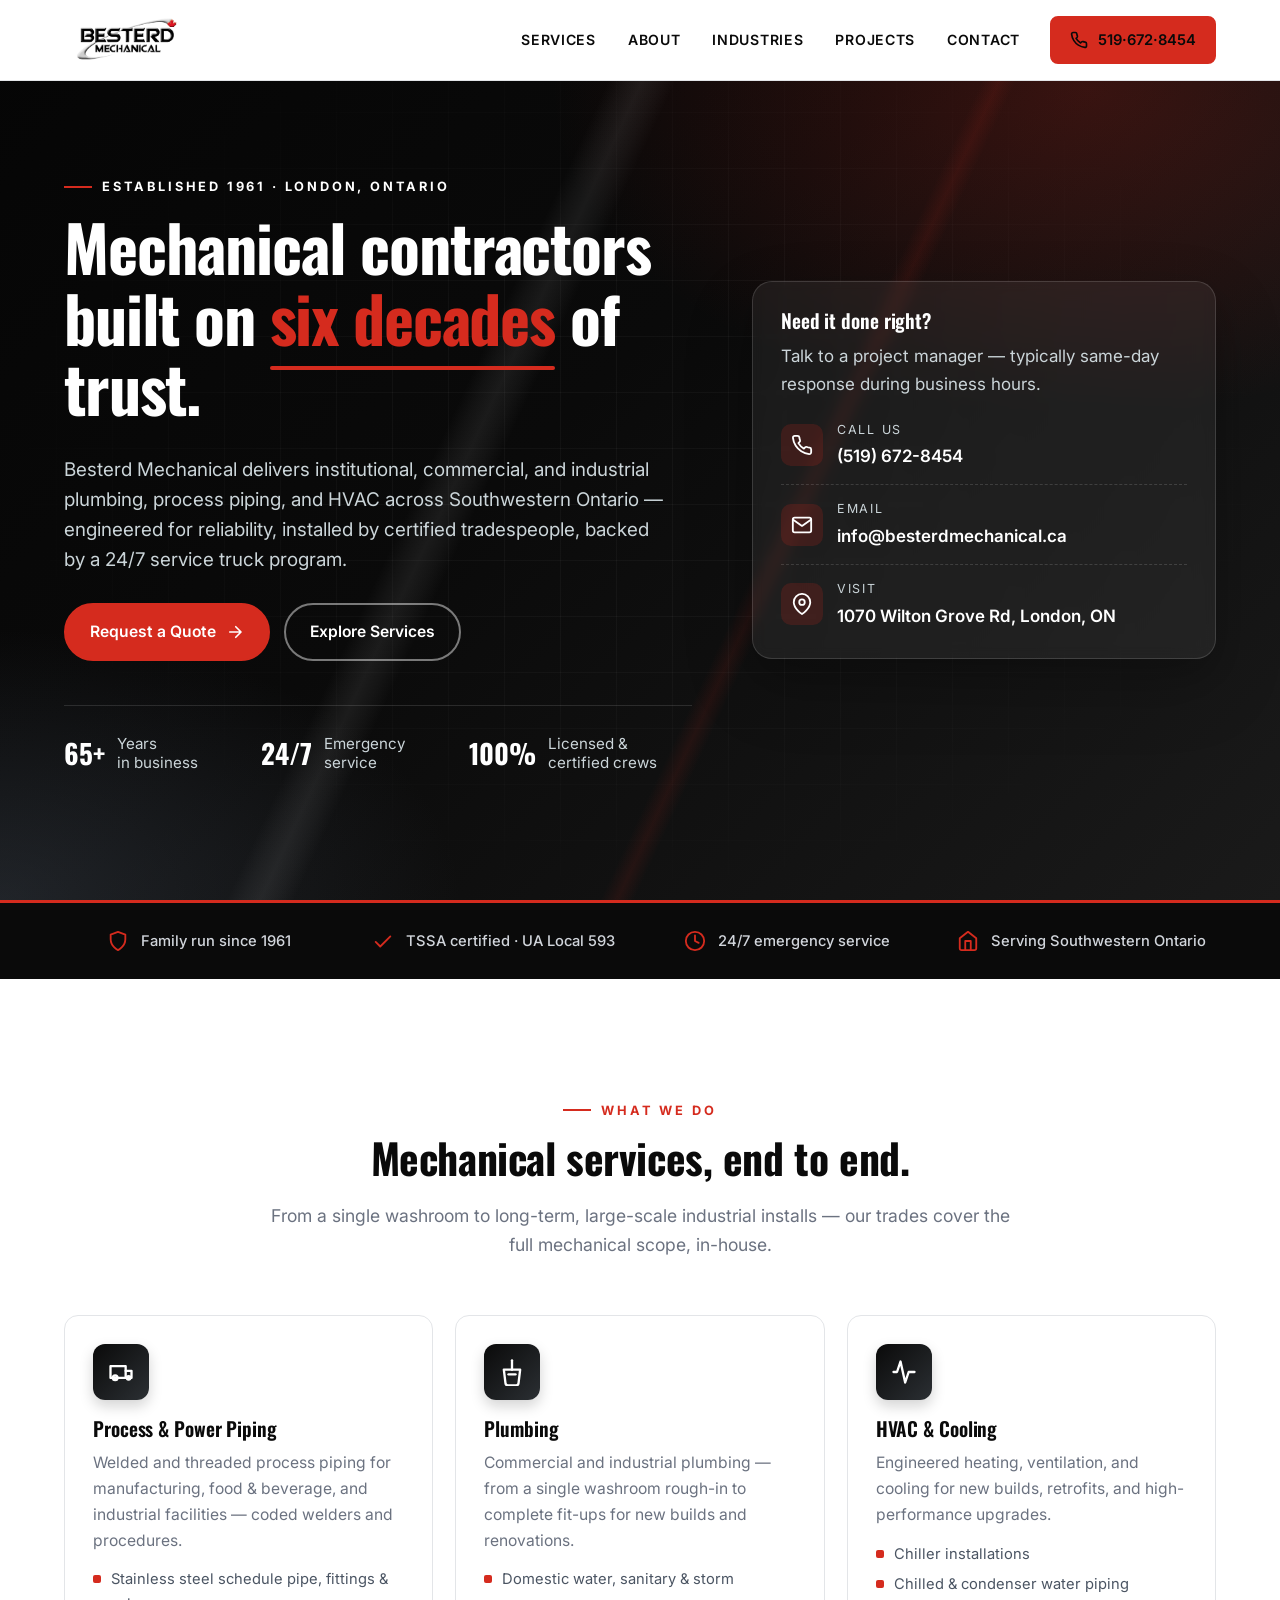
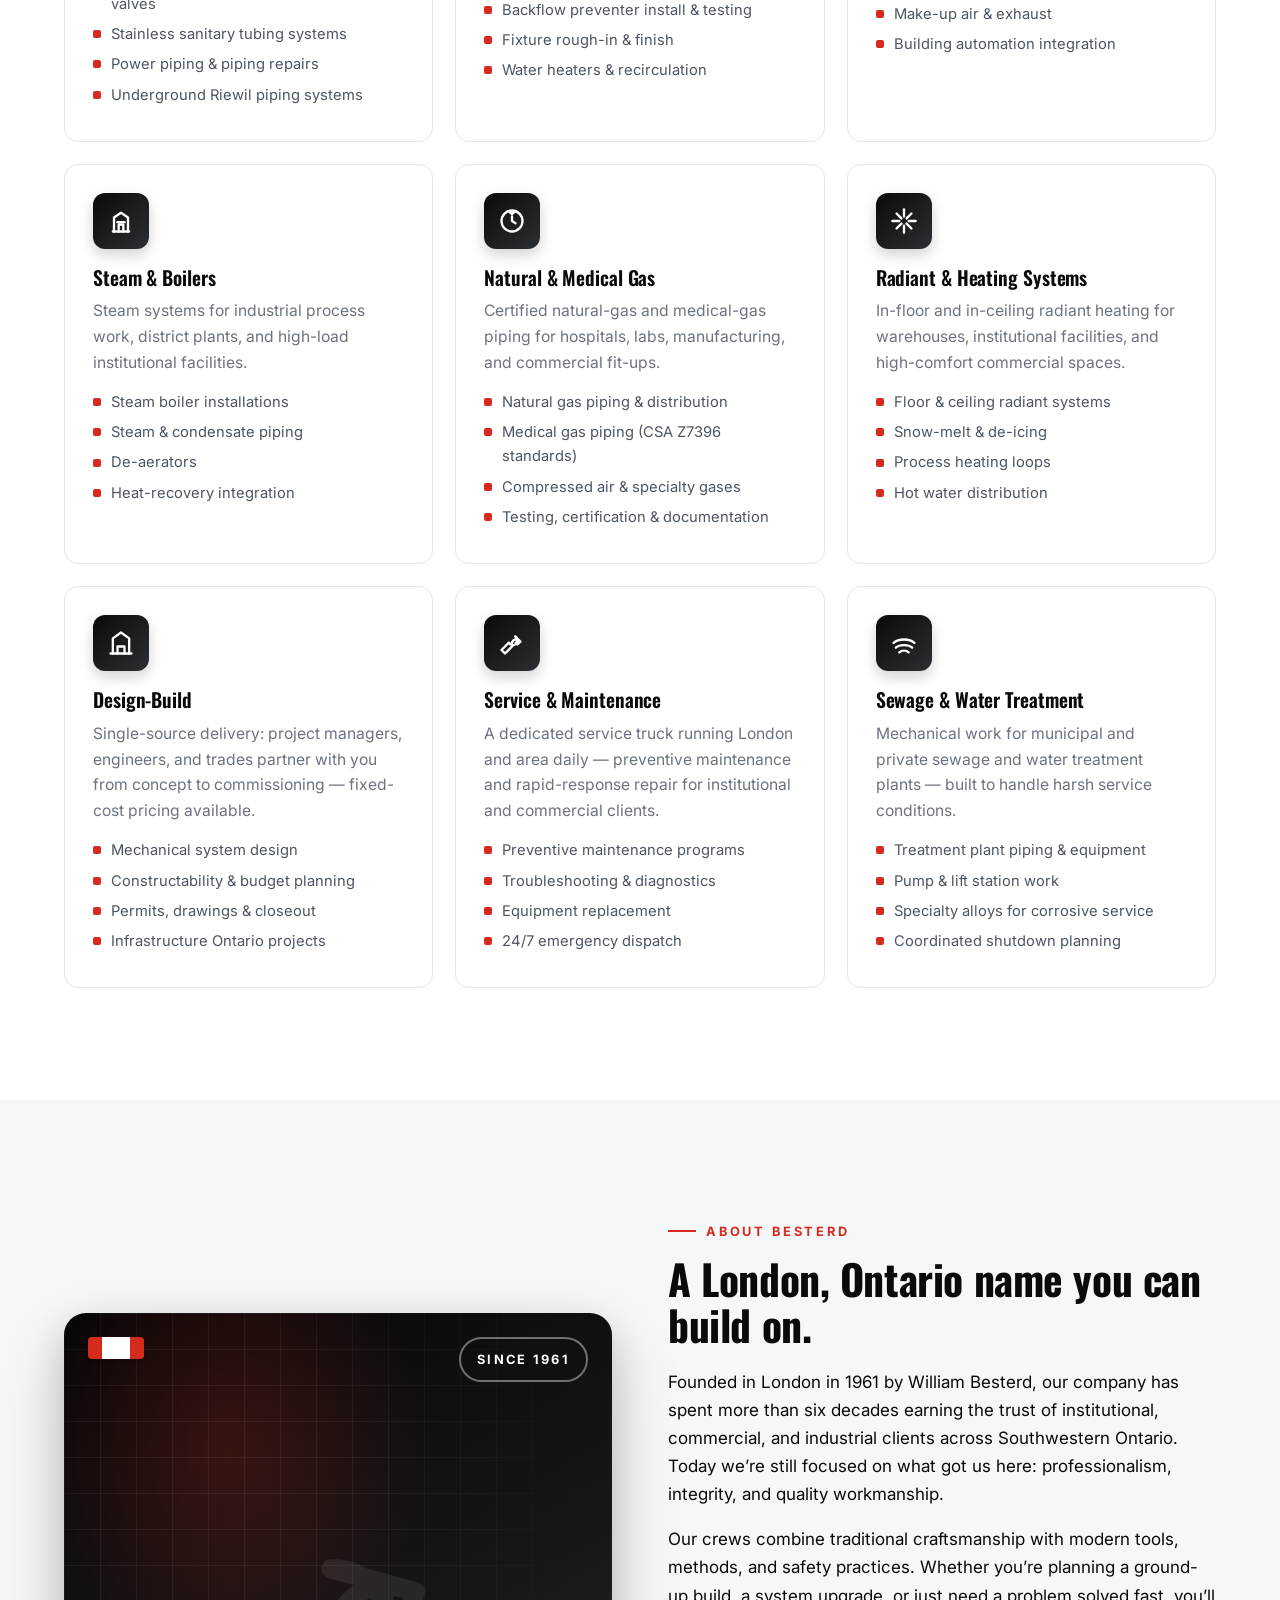
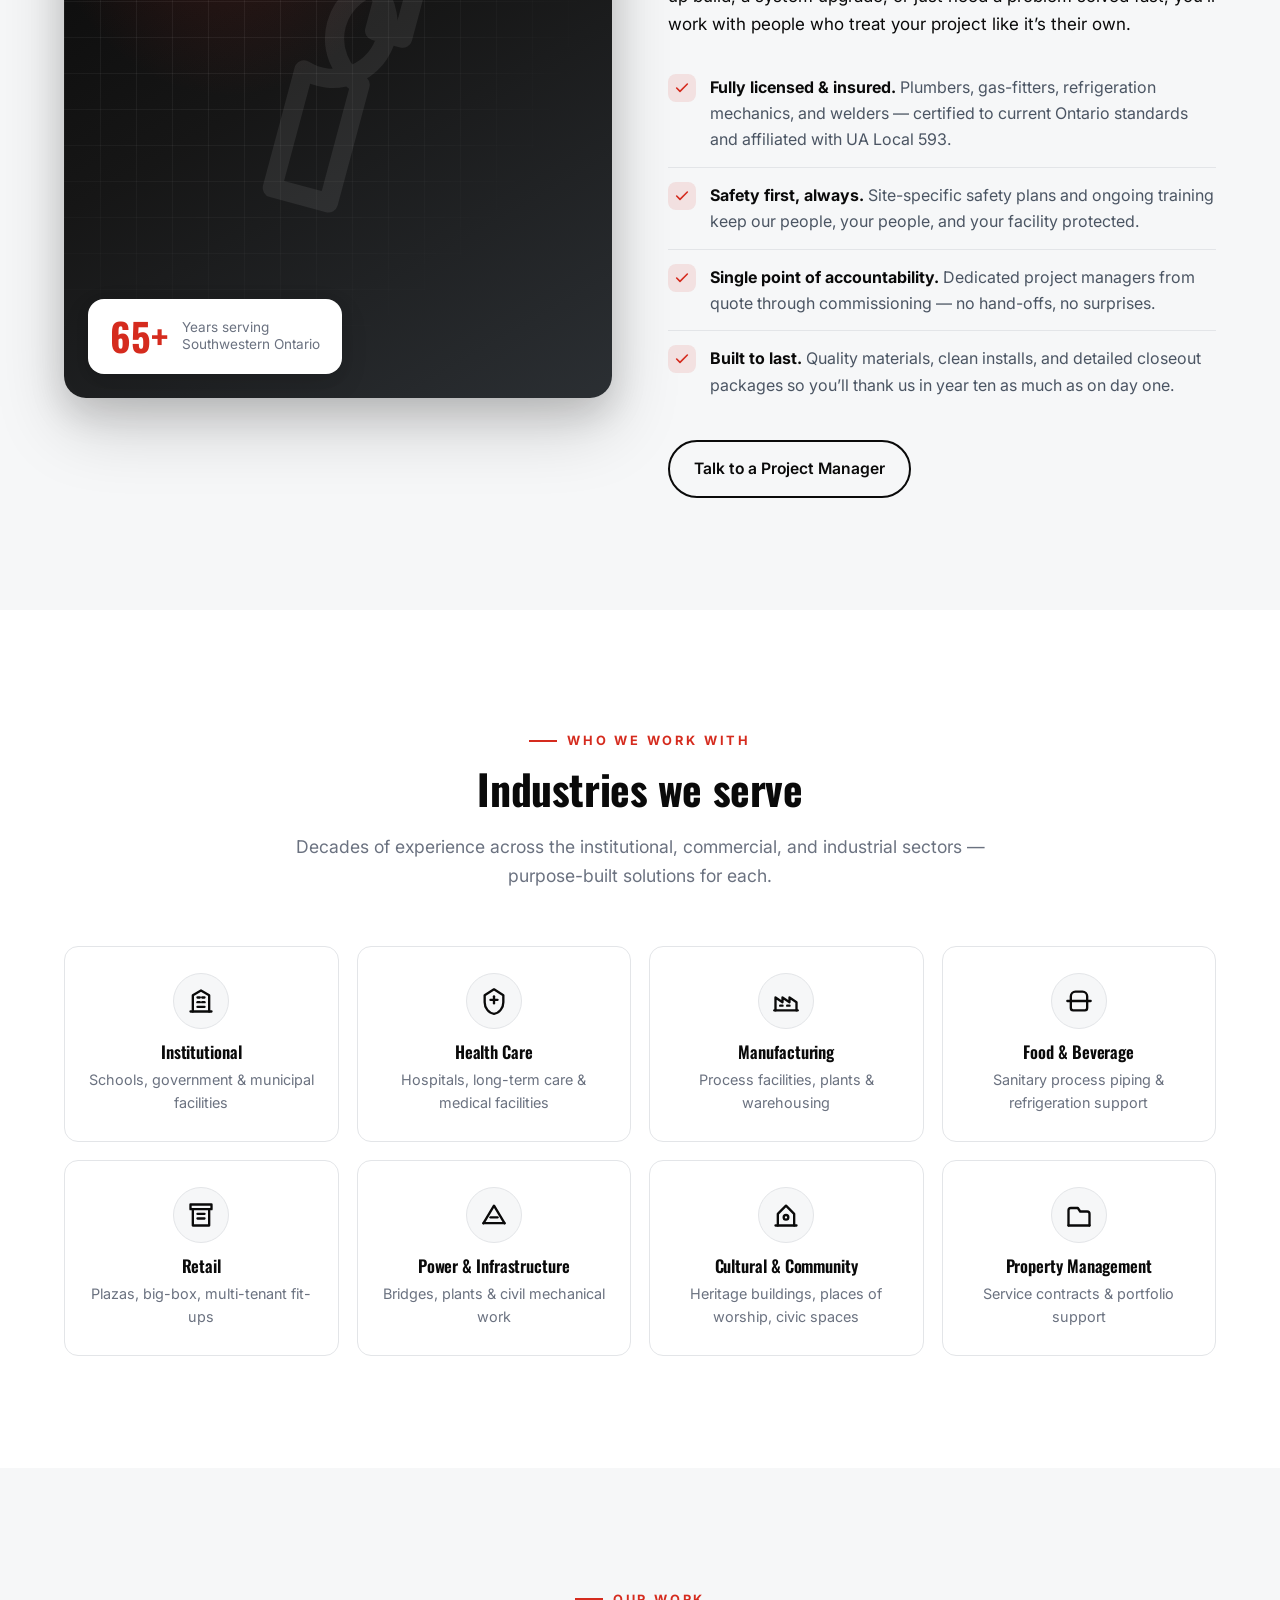
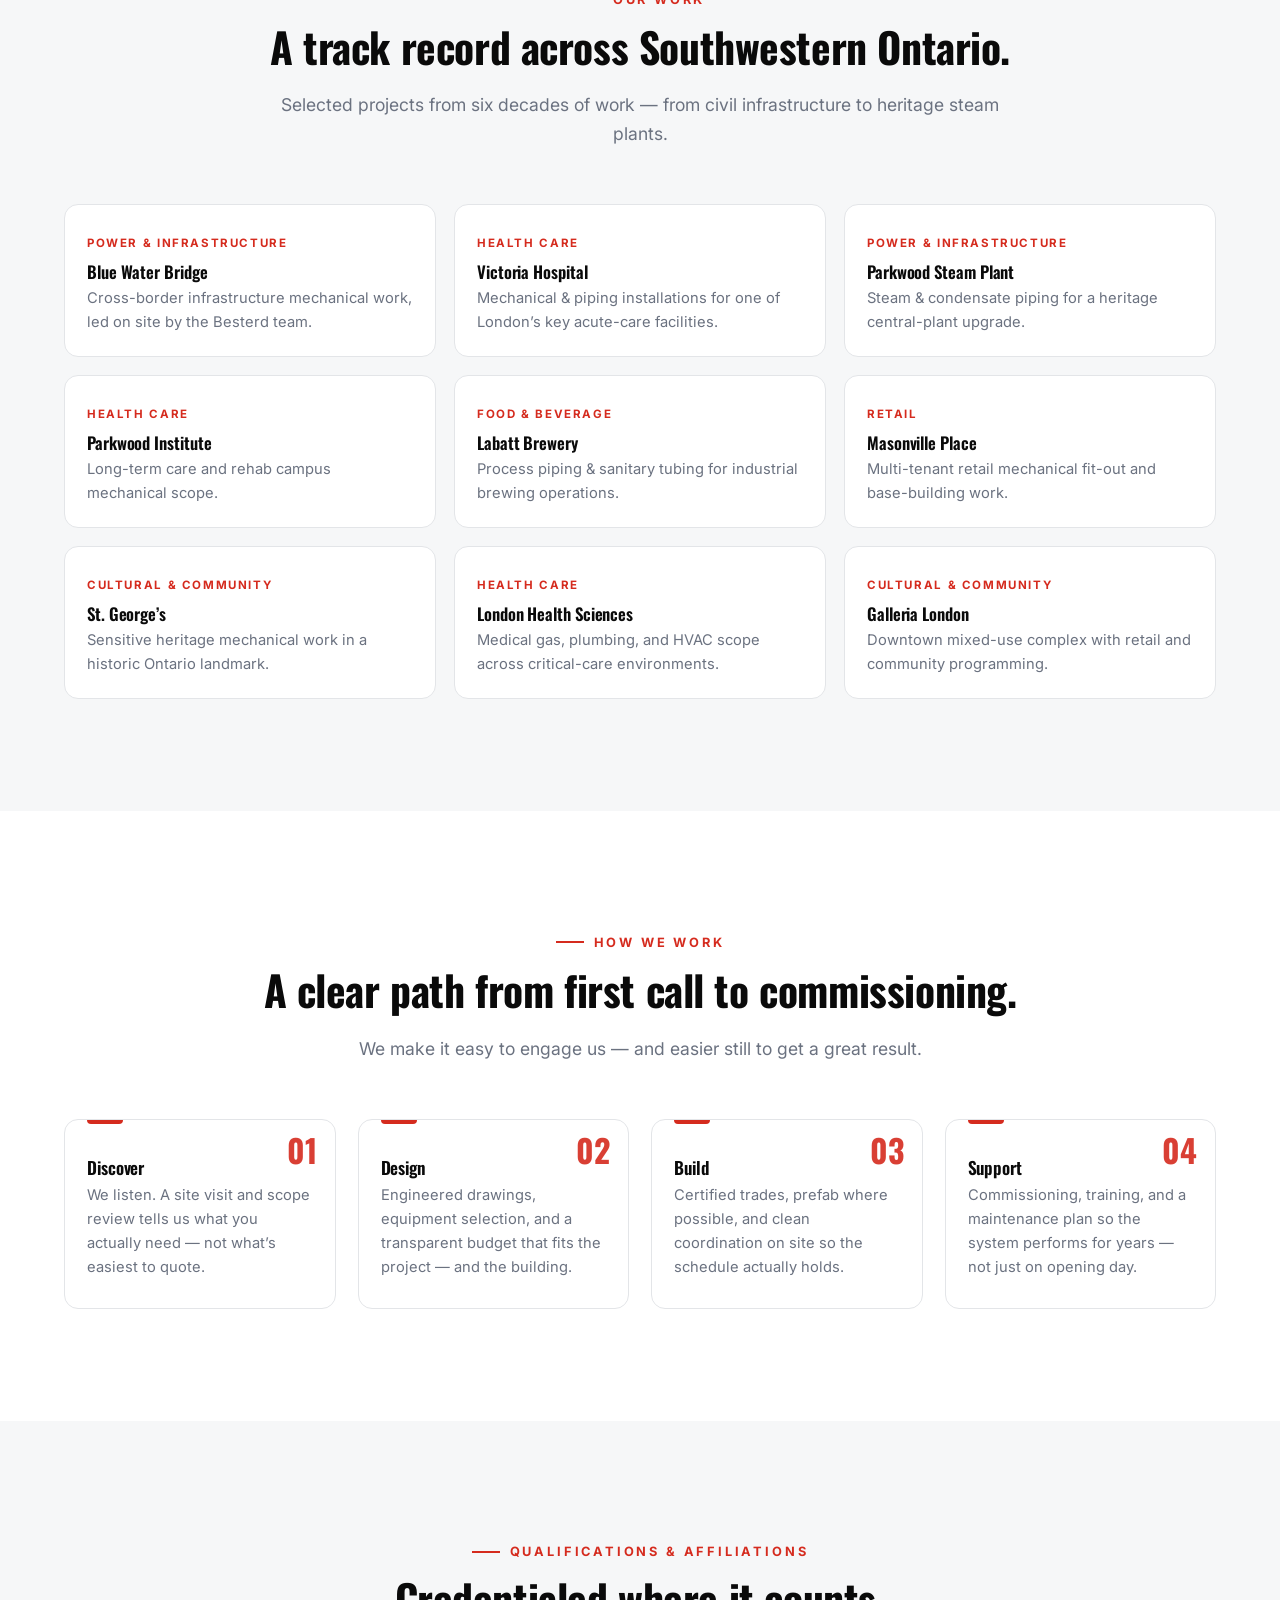
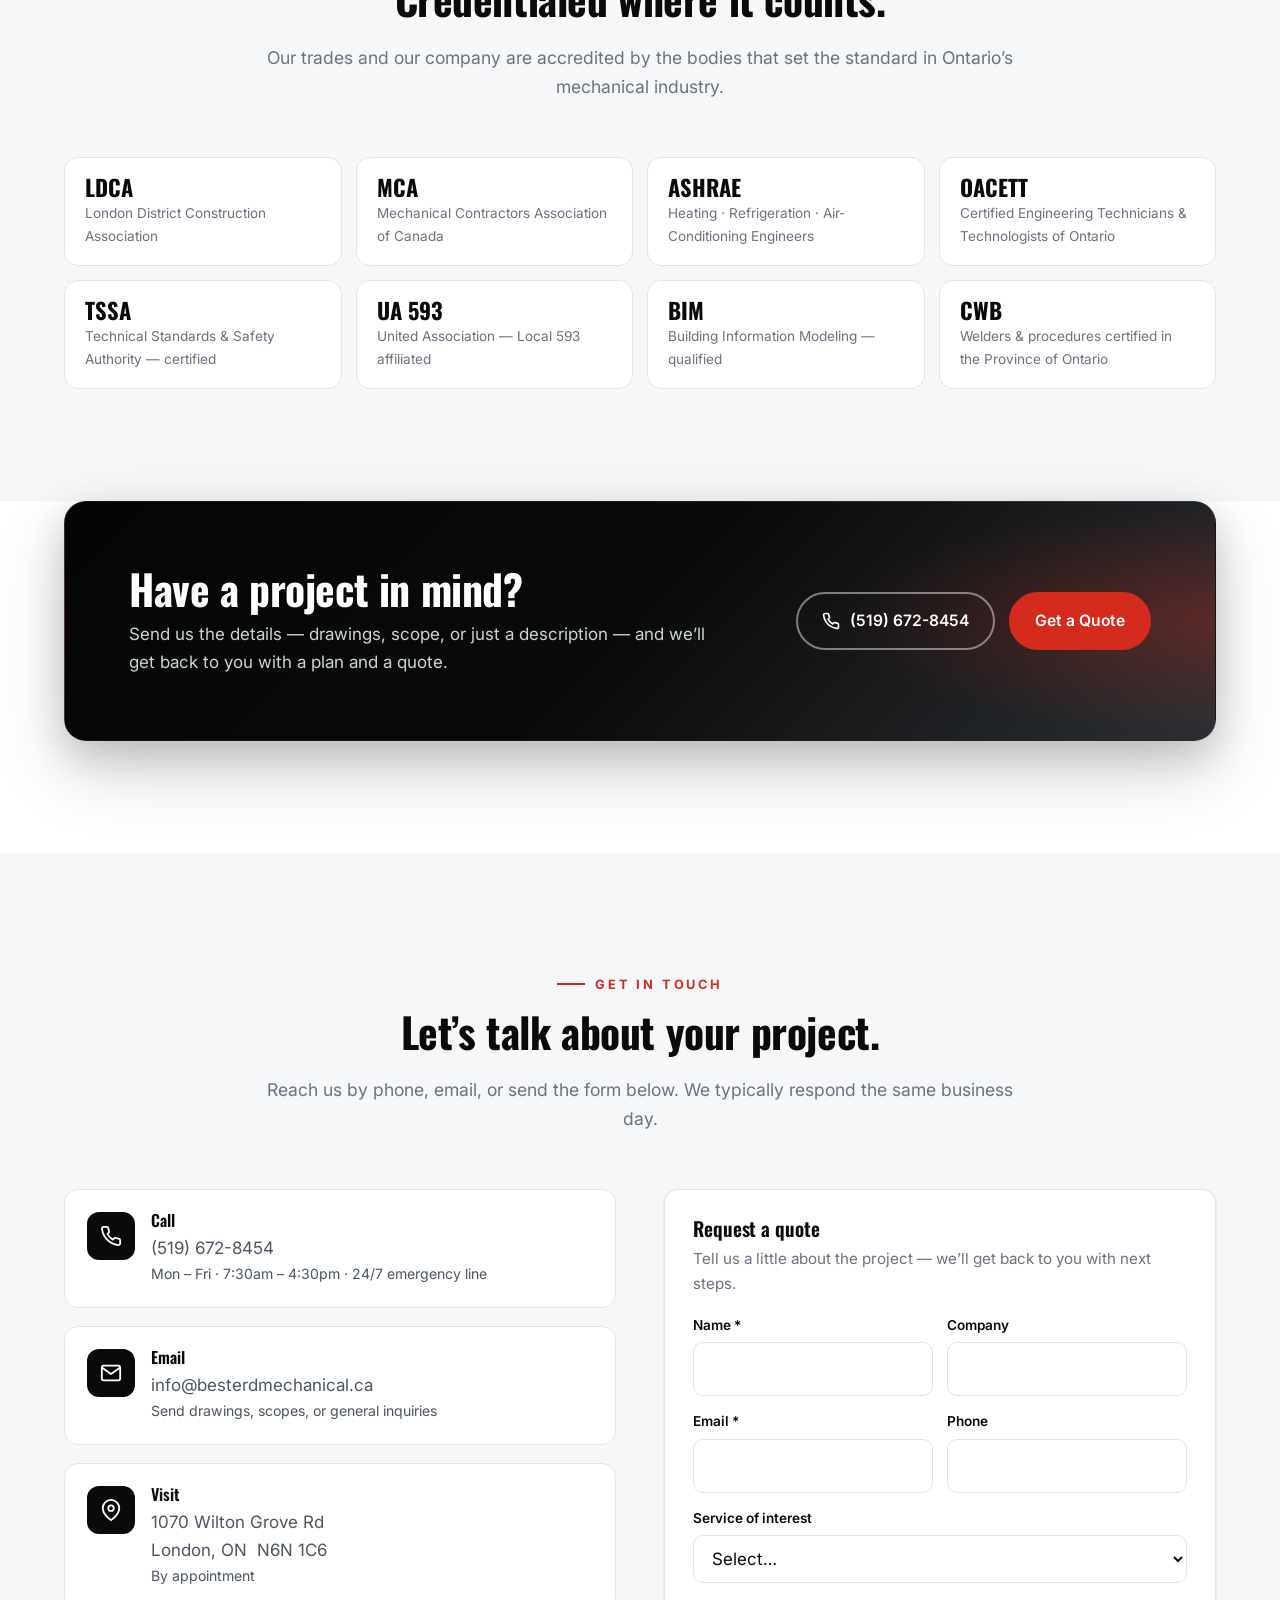
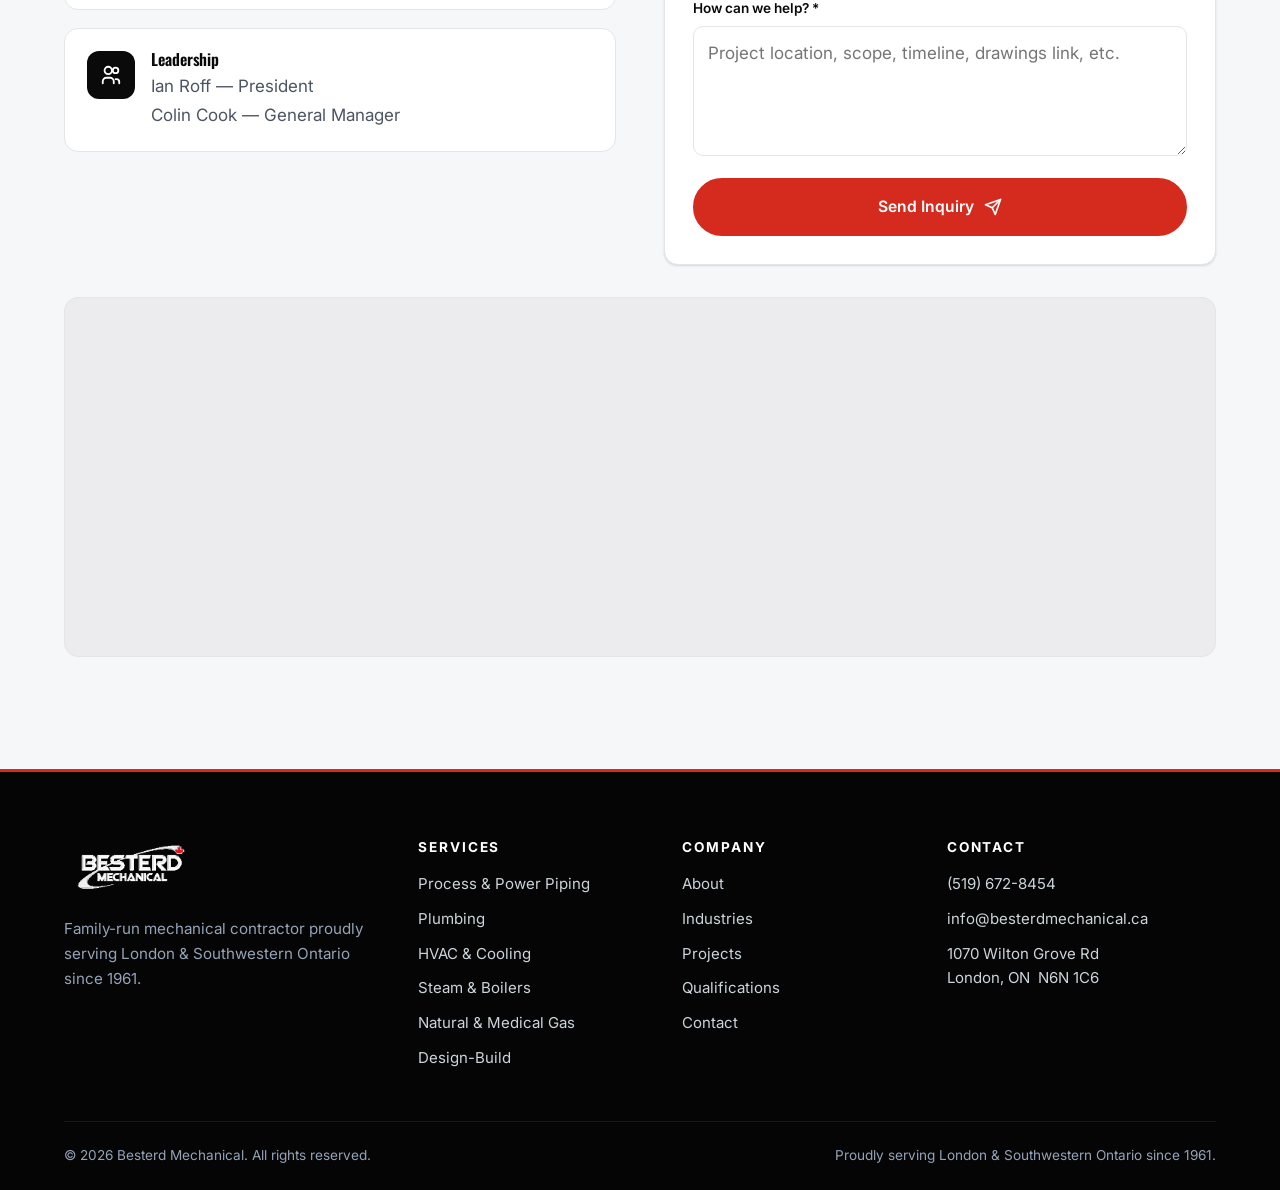
<file: index.html>
<!doctype html>
<html lang="en">
<head>
<meta charset="utf-8">
<meta name="viewport" content="width=device-width, initial-scale=1, viewport-fit=cover">
<title>Besterd Mechanical — Commercial &amp; Industrial Mechanical Contractors | London, ON</title>
<meta name="description" content="Family-run mechanical contractor in London, Ontario since 1961. Process piping, plumbing, HVAC, steam &amp; boilers, medical &amp; natural gas, design-build, and 24/7 service for institutional, commercial and industrial clients.">
<meta name="theme-color" content="#0a0a0a">
<meta name="color-scheme" content="light">

<meta property="og:type" content="website">
<meta property="og:title" content="Besterd Mechanical — Mechanical Contractors, London ON">
<meta property="og:description" content="Trusted London, Ontario mechanical contractor since 1961. Plumbing, process piping, steam, gas, HVAC, design-build &amp; service work for commercial and industrial clients across Southwestern Ontario.">
<meta property="og:image" content="/assets/img/bm_logo.gif">
<meta name="twitter:card" content="summary">

<link rel="icon" type="image/gif" href="/assets/img/bm_logo.gif">
<link rel="apple-touch-icon" href="/assets/img/bm_logo.gif">

<link rel="preconnect" href="https://fonts.googleapis.com">
<link rel="preconnect" href="https://fonts.gstatic.com" crossorigin>
<link href="https://fonts.googleapis.com/css2?family=Inter:wght@400;500;600;700;800&family=Oswald:wght@500;600;700&display=swap" rel="stylesheet">

<link rel="stylesheet" href="/assets/css/styles.css">

<script type="application/ld+json">
{
  "@context": "https://schema.org",
  "@type": "GeneralContractor",
  "name": "Besterd Mechanical",
  "image": "https://besterdmechanical.ca/assets/img/bm_logo.gif",
  "url": "https://besterdmechanical.ca",
  "telephone": "+1-519-672-8454",
  "priceRange": "$$",
  "address": {
    "@type": "PostalAddress",
    "streetAddress": "1070 Wilton Grove Rd",
    "addressLocality": "London",
    "addressRegion": "ON",
    "postalCode": "N6N 1C6",
    "addressCountry": "CA"
  },
  "areaServed": "Southwestern Ontario",
  "foundingDate": "1961",
  "sameAs": ["https://www.facebook.com/p/Besterd-Mechanical-100064207504634/"]
}
</script>
</head>
<body>

<a class="skip-link" href="#main">Skip to content</a>

<!-- ============== HEADER ============== -->
<header class="site-header" id="site-header">
  <div class="container bar">
    <a href="#top" class="brand" aria-label="Besterd Mechanical home">
      <img src="/assets/img/bm_logo.gif" alt="Besterd Mechanical" width="324" height="169">
    </a>

    <button class="nav-toggle" aria-label="Toggle navigation" aria-controls="primary-nav" aria-expanded="false">
      <span></span><span></span><span></span>
    </button>

    <nav class="nav" id="primary-nav" aria-label="Primary">
      <a href="#services">Services</a>
      <a href="#about">About</a>
      <a href="#sectors">Industries</a>
      <a href="#projects">Projects</a>
      <a href="#contact">Contact</a>
      <a href="tel:+15196728454" class="btn btn-primary">
        <svg class="icon" viewBox="0 0 24 24" fill="none" stroke="currentColor" stroke-width="2.2" stroke-linecap="round" stroke-linejoin="round" aria-hidden="true"><path d="M22 16.92v3a2 2 0 0 1-2.18 2 19.79 19.79 0 0 1-8.63-3.07 19.5 19.5 0 0 1-6-6A19.79 19.79 0 0 1 2.12 4.18 2 2 0 0 1 4.11 2h3a2 2 0 0 1 2 1.72c.13.96.37 1.9.72 2.81a2 2 0 0 1-.45 2.11L8.09 9.91a16 16 0 0 0 6 6l1.27-1.27a2 2 0 0 1 2.11-.45c.91.35 1.85.59 2.81.72A2 2 0 0 1 22 16.92Z"/></svg>
        519&middot;672&middot;8454
      </a>
    </nav>
  </div>
</header>

<main id="main">

<!-- ============== HERO ============== -->
<section class="hero" id="top">
  <div class="container">
    <div class="hero-grid">
      <div class="reveal">
        <span class="eyebrow" style="color:#fff">Established 1961 · London, Ontario</span>
        <h1>Mechanical contractors built on <span class="accent">six decades</span> of trust.</h1>
        <p class="lead">Besterd Mechanical delivers institutional, commercial, and industrial plumbing, process piping, and HVAC across Southwestern Ontario — engineered for reliability, installed by certified tradespeople, backed by a 24/7 service truck program.</p>
        <div class="cta-row">
          <a href="#contact" class="btn btn-primary">
            Request a Quote
            <svg class="icon" viewBox="0 0 24 24" fill="none" stroke="currentColor" stroke-width="2.2" stroke-linecap="round" stroke-linejoin="round" aria-hidden="true"><path d="M5 12h14M13 5l7 7-7 7"/></svg>
          </a>
          <a href="#services" class="btn btn-ghost">Explore Services</a>
        </div>

        <div class="hero-meta">
          <div class="item"><span class="num">65+</span><span class="label">Years<br>in business</span></div>
          <div class="item"><span class="num">24/7</span><span class="label">Emergency<br>service</span></div>
          <div class="item"><span class="num">100%</span><span class="label">Licensed &amp;<br>certified crews</span></div>
        </div>
      </div>

      <aside class="hero-card reveal" aria-label="Quick contact">
        <h3 style="margin-top:0">Need it done right?</h3>
        <p style="color:#cbd5d9;margin-bottom:8px">Talk to a project manager — typically same-day response during business hours.</p>

        <div class="row">
          <span class="ico" aria-hidden="true">
            <svg viewBox="0 0 24 24" fill="none" stroke="currentColor" stroke-width="2" stroke-linecap="round" stroke-linejoin="round"><path d="M22 16.92v3a2 2 0 0 1-2.18 2 19.79 19.79 0 0 1-8.63-3.07 19.5 19.5 0 0 1-6-6A19.79 19.79 0 0 1 2.12 4.18 2 2 0 0 1 4.11 2h3a2 2 0 0 1 2 1.72c.13.96.37 1.9.72 2.81a2 2 0 0 1-.45 2.11L8.09 9.91a16 16 0 0 0 6 6l1.27-1.27a2 2 0 0 1 2.11-.45c.91.35 1.85.59 2.81.72A2 2 0 0 1 22 16.92Z"/></svg>
          </span>
          <div>
            <div class="l">Call us</div>
            <a class="v" href="tel:+15196728454">(519) 672-8454</a>
          </div>
        </div>

        <div class="row">
          <span class="ico" aria-hidden="true">
            <svg viewBox="0 0 24 24" fill="none" stroke="currentColor" stroke-width="2" stroke-linecap="round" stroke-linejoin="round"><path d="M4 4h16c1.1 0 2 .9 2 2v12c0 1.1-.9 2-2 2H4c-1.1 0-2-.9-2-2V6c0-1.1.9-2 2-2Z"/><path d="m22 6-10 7L2 6"/></svg>
          </span>
          <div>
            <div class="l">Email</div>
            <a class="v" href="mailto:info@besterdmechanical.ca">info@besterdmechanical.ca</a>
          </div>
        </div>

        <div class="row">
          <span class="ico" aria-hidden="true">
            <svg viewBox="0 0 24 24" fill="none" stroke="currentColor" stroke-width="2" stroke-linecap="round" stroke-linejoin="round"><path d="M21 10c0 7-9 13-9 13S3 17 3 10a9 9 0 1 1 18 0Z"/><circle cx="12" cy="10" r="3"/></svg>
          </span>
          <div>
            <div class="l">Visit</div>
            <span class="v">1070 Wilton Grove Rd, London, ON</span>
          </div>
        </div>
      </aside>
    </div>
  </div>
</section>

<!-- ============== TRUST STRIP ============== -->
<section class="trust" aria-label="Why customers choose us">
  <div class="container">
    <div class="row">
      <div class="pill"><svg viewBox="0 0 24 24" fill="none" stroke="currentColor" stroke-width="2" stroke-linecap="round" stroke-linejoin="round"><path d="M12 22s8-4 8-12V5l-8-3-8 3v5c0 8 8 12 8 12Z"/></svg>Family run since 1961</div>
      <div class="pill"><svg viewBox="0 0 24 24" fill="none" stroke="currentColor" stroke-width="2" stroke-linecap="round" stroke-linejoin="round"><path d="M20 7 9 18l-5-5"/></svg>TSSA certified · UA Local 593</div>
      <div class="pill"><svg viewBox="0 0 24 24" fill="none" stroke="currentColor" stroke-width="2" stroke-linecap="round" stroke-linejoin="round"><circle cx="12" cy="12" r="10"/><polyline points="12 6 12 12 16 14"/></svg>24/7 emergency service</div>
      <div class="pill"><svg viewBox="0 0 24 24" fill="none" stroke="currentColor" stroke-width="2" stroke-linecap="round" stroke-linejoin="round"><path d="M3 9 12 2l9 7v11a2 2 0 0 1-2 2H5a2 2 0 0 1-2-2Z"/><path d="M9 22V12h6v10"/></svg>Serving Southwestern Ontario</div>
    </div>
  </div>
</section>

<!-- ============== SERVICES ============== -->
<section class="section" id="services">
  <div class="container">
    <div class="section-head reveal">
      <span class="eyebrow">What we do</span>
      <h2>Mechanical services, end to end.</h2>
      <p>From a single washroom to long-term, large-scale industrial installs — our trades cover the full mechanical scope, in-house.</p>
    </div>

    <div class="svc-grid">
      <article class="svc reveal">
        <div class="ico" aria-hidden="true">
          <svg viewBox="0 0 24 24" fill="none" stroke="currentColor" stroke-width="2" stroke-linecap="round" stroke-linejoin="round"><path d="M3 7h13v10H3z"/><path d="M16 11h5v6h-5"/><circle cx="7" cy="17" r="2"/><circle cx="18.5" cy="17" r="1.5"/></svg>
        </div>
        <h3>Process &amp; Power Piping</h3>
        <p>Welded and threaded process piping for manufacturing, food &amp; beverage, and industrial facilities — coded welders and procedures.</p>
        <ul>
          <li>Stainless steel schedule pipe, fittings &amp; valves</li>
          <li>Stainless sanitary tubing systems</li>
          <li>Power piping &amp; piping repairs</li>
          <li>Underground Riewil piping systems</li>
        </ul>
      </article>

      <article class="svc reveal">
        <div class="ico" aria-hidden="true">
          <svg viewBox="0 0 24 24" fill="none" stroke="currentColor" stroke-width="2" stroke-linecap="round" stroke-linejoin="round"><path d="M12 2v8"/><path d="M5 10h14l-1.4 11.6a2 2 0 0 1-2 1.8H8.4a2 2 0 0 1-2-1.8Z"/><path d="M9 14h6"/></svg>
        </div>
        <h3>Plumbing</h3>
        <p>Commercial and industrial plumbing — from a single washroom rough-in to complete fit-ups for new builds and renovations.</p>
        <ul>
          <li>Domestic water, sanitary &amp; storm</li>
          <li>Backflow preventer install &amp; testing</li>
          <li>Fixture rough-in &amp; finish</li>
          <li>Water heaters &amp; recirculation</li>
        </ul>
      </article>

      <article class="svc reveal">
        <div class="ico" aria-hidden="true">
          <svg viewBox="0 0 24 24" fill="none" stroke="currentColor" stroke-width="2" stroke-linecap="round" stroke-linejoin="round"><path d="M3 12h3l3-9 4 18 3-9h5"/></svg>
        </div>
        <h3>HVAC &amp; Cooling</h3>
        <p>Engineered heating, ventilation, and cooling for new builds, retrofits, and high-performance upgrades.</p>
        <ul>
          <li>Chiller installations</li>
          <li>Chilled &amp; condenser water piping</li>
          <li>Make-up air &amp; exhaust</li>
          <li>Building automation integration</li>
        </ul>
      </article>

      <article class="svc reveal">
        <div class="ico" aria-hidden="true">
          <svg viewBox="0 0 24 24" fill="none" stroke="currentColor" stroke-width="2" stroke-linecap="round" stroke-linejoin="round"><path d="M5 21h14"/><path d="M6 21V9l6-4 6 4v12"/><path d="M10 21v-6h4v6"/><path d="M9 13h6"/></svg>
        </div>
        <h3>Steam &amp; Boilers</h3>
        <p>Steam systems for industrial process work, district plants, and high-load institutional facilities.</p>
        <ul>
          <li>Steam boiler installations</li>
          <li>Steam &amp; condensate piping</li>
          <li>De-aerators</li>
          <li>Heat-recovery integration</li>
        </ul>
      </article>

      <article class="svc reveal">
        <div class="ico" aria-hidden="true">
          <svg viewBox="0 0 24 24" fill="none" stroke="currentColor" stroke-width="2" stroke-linecap="round" stroke-linejoin="round"><circle cx="12" cy="12" r="9"/><path d="M12 8v4l3 2"/><path d="M9 3.5 12 6l3-2.5"/></svg>
        </div>
        <h3>Natural &amp; Medical Gas</h3>
        <p>Certified natural-gas and medical-gas piping for hospitals, labs, manufacturing, and commercial fit-ups.</p>
        <ul>
          <li>Natural gas piping &amp; distribution</li>
          <li>Medical gas piping (CSA Z7396 standards)</li>
          <li>Compressed air &amp; specialty gases</li>
          <li>Testing, certification &amp; documentation</li>
        </ul>
      </article>

      <article class="svc reveal">
        <div class="ico" aria-hidden="true">
          <svg viewBox="0 0 24 24" fill="none" stroke="currentColor" stroke-width="2" stroke-linecap="round" stroke-linejoin="round"><path d="M12 2v6"/><path d="M5.6 5.6l4.2 4.2"/><path d="M2 12h6"/><path d="M5.6 18.4l4.2-4.2"/><path d="M12 22v-6"/><path d="M18.4 18.4l-4.2-4.2"/><path d="M22 12h-6"/><path d="M18.4 5.6l-4.2 4.2"/></svg>
        </div>
        <h3>Radiant &amp; Heating Systems</h3>
        <p>In-floor and in-ceiling radiant heating for warehouses, institutional facilities, and high-comfort commercial spaces.</p>
        <ul>
          <li>Floor &amp; ceiling radiant systems</li>
          <li>Snow-melt &amp; de-icing</li>
          <li>Process heating loops</li>
          <li>Hot water distribution</li>
        </ul>
      </article>

      <article class="svc reveal">
        <div class="ico" aria-hidden="true">
          <svg viewBox="0 0 24 24" fill="none" stroke="currentColor" stroke-width="2" stroke-linecap="round" stroke-linejoin="round"><path d="M3 21h18"/><path d="M5 21V8l7-5 7 5v13"/><path d="M9 21v-6h6v6"/></svg>
        </div>
        <h3>Design-Build</h3>
        <p>Single-source delivery: project managers, engineers, and trades partner with you from concept to commissioning — fixed-cost pricing available.</p>
        <ul>
          <li>Mechanical system design</li>
          <li>Constructability &amp; budget planning</li>
          <li>Permits, drawings &amp; closeout</li>
          <li>Infrastructure Ontario projects</li>
        </ul>
      </article>

      <article class="svc reveal">
        <div class="ico" aria-hidden="true">
          <svg viewBox="0 0 24 24" fill="none" stroke="currentColor" stroke-width="2" stroke-linecap="round" stroke-linejoin="round"><path d="M14.7 6.3a4 4 0 1 1-5.4 5.4L3 18l3 3 6.3-6.3a4 4 0 0 1 5.4-5.4l-2.5 2.5 1.5 1.5 2.5-2.5Z"/></svg>
        </div>
        <h3>Service &amp; Maintenance</h3>
        <p>A dedicated service truck running London and area daily — preventive maintenance and rapid-response repair for institutional and commercial clients.</p>
        <ul>
          <li>Preventive maintenance programs</li>
          <li>Troubleshooting &amp; diagnostics</li>
          <li>Equipment replacement</li>
          <li>24/7 emergency dispatch</li>
        </ul>
      </article>

      <article class="svc reveal">
        <div class="ico" aria-hidden="true">
          <svg viewBox="0 0 24 24" fill="none" stroke="currentColor" stroke-width="2" stroke-linecap="round" stroke-linejoin="round"><path d="M3 12c4-4 14-4 18 0"/><path d="M5 16c3-3 11-3 14 0"/><path d="M8 20c2-2 6-2 8 0"/></svg>
        </div>
        <h3>Sewage &amp; Water Treatment</h3>
        <p>Mechanical work for municipal and private sewage and water treatment plants — built to handle harsh service conditions.</p>
        <ul>
          <li>Treatment plant piping &amp; equipment</li>
          <li>Pump &amp; lift station work</li>
          <li>Specialty alloys for corrosive service</li>
          <li>Coordinated shutdown planning</li>
        </ul>
      </article>
    </div>
  </div>
</section>

<!-- ============== ABOUT ============== -->
<section class="section section-alt" id="about">
  <div class="container">
    <div class="about-grid">
      <div class="about-visual reveal" aria-hidden="true">
        <span class="stamp">Since 1961</span>
        <div class="flag">
          <span class="r"></span><span class="w"></span><span class="r"></span>
        </div>
        <svg class="wrench" viewBox="0 0 24 24" fill="none" stroke="currentColor" stroke-width="1.4" stroke-linecap="round" stroke-linejoin="round"><path d="M14.7 6.3a4 4 0 1 1-5.4 5.4L3 18l3 3 6.3-6.3a4 4 0 0 1 5.4-5.4l-2.5 2.5 1.5 1.5 2.5-2.5Z"/></svg>
        <div class="badge">
          <div class="num">65+</div>
          <div class="lbl">Years serving<br>Southwestern Ontario</div>
        </div>
      </div>

      <div class="reveal">
        <span class="eyebrow">About Besterd</span>
        <h2>A London, Ontario name you can build on.</h2>
        <p>Founded in London in 1961 by William Besterd, our company has spent more than six decades earning the trust of institutional, commercial, and industrial clients across Southwestern Ontario. Today we’re still focused on what got us here: professionalism, integrity, and quality workmanship.</p>
        <p>Our crews combine traditional craftsmanship with modern tools, methods, and safety practices. Whether you’re planning a ground-up build, a system upgrade, or just need a problem solved fast, you’ll work with people who treat your project like it’s their own.</p>

        <ul class="feature-list">
          <li>
            <span class="ico"><svg viewBox="0 0 24 24" fill="none" stroke="currentColor" stroke-width="2.4" stroke-linecap="round" stroke-linejoin="round"><polyline points="20 6 9 17 4 12"/></svg></span>
            <span><strong>Fully licensed &amp; insured.</strong> Plumbers, gas-fitters, refrigeration mechanics, and welders — certified to current Ontario standards and affiliated with UA Local 593.</span>
          </li>
          <li>
            <span class="ico"><svg viewBox="0 0 24 24" fill="none" stroke="currentColor" stroke-width="2.4" stroke-linecap="round" stroke-linejoin="round"><polyline points="20 6 9 17 4 12"/></svg></span>
            <span><strong>Safety first, always.</strong> Site-specific safety plans and ongoing training keep our people, your people, and your facility protected.</span>
          </li>
          <li>
            <span class="ico"><svg viewBox="0 0 24 24" fill="none" stroke="currentColor" stroke-width="2.4" stroke-linecap="round" stroke-linejoin="round"><polyline points="20 6 9 17 4 12"/></svg></span>
            <span><strong>Single point of accountability.</strong> Dedicated project managers from quote through commissioning — no hand-offs, no surprises.</span>
          </li>
          <li>
            <span class="ico"><svg viewBox="0 0 24 24" fill="none" stroke="currentColor" stroke-width="2.4" stroke-linecap="round" stroke-linejoin="round"><polyline points="20 6 9 17 4 12"/></svg></span>
            <span><strong>Built to last.</strong> Quality materials, clean installs, and detailed closeout packages so you’ll thank us in year ten as much as on day one.</span>
          </li>
        </ul>

        <div style="margin-top:28px">
          <a href="#contact" class="btn btn-outline">Talk to a Project Manager</a>
        </div>
      </div>
    </div>
  </div>
</section>

<!-- ============== INDUSTRIES ============== -->
<section class="section" id="sectors">
  <div class="container">
    <div class="section-head reveal">
      <span class="eyebrow">Who we work with</span>
      <h2>Industries we serve</h2>
      <p>Decades of experience across the institutional, commercial, and industrial sectors — purpose-built solutions for each.</p>
    </div>

    <div class="sector-grid">
      <div class="sector reveal">
        <div class="ico"><svg viewBox="0 0 24 24" fill="none" stroke="currentColor" stroke-width="2" stroke-linecap="round" stroke-linejoin="round"><path d="M3 21h18"/><path d="M5 21V7l7-4 7 4v14"/><path d="M9 9h2"/><path d="M13 9h2"/><path d="M9 13h2"/><path d="M13 13h2"/><path d="M9 17h6"/></svg></div>
        <h4>Institutional</h4>
        <p>Schools, government &amp; municipal facilities</p>
      </div>
      <div class="sector reveal">
        <div class="ico"><svg viewBox="0 0 24 24" fill="none" stroke="currentColor" stroke-width="2" stroke-linecap="round" stroke-linejoin="round"><path d="M12 2 4 7v6c0 5 3.4 9.3 8 10 4.6-.7 8-5 8-10V7Z"/><path d="M9 11h6"/><path d="M12 8v6"/></svg></div>
        <h4>Health Care</h4>
        <p>Hospitals, long-term care &amp; medical facilities</p>
      </div>
      <div class="sector reveal">
        <div class="ico"><svg viewBox="0 0 24 24" fill="none" stroke="currentColor" stroke-width="2" stroke-linecap="round" stroke-linejoin="round"><path d="M2 20h20"/><path d="M3 20V9l6 4V9l6 4V9l6 4v7"/><path d="M7 16h2"/><path d="M13 16h2"/></svg></div>
        <h4>Manufacturing</h4>
        <p>Process facilities, plants &amp; warehousing</p>
      </div>
      <div class="sector reveal">
        <div class="ico"><svg viewBox="0 0 24 24" fill="none" stroke="currentColor" stroke-width="2" stroke-linecap="round" stroke-linejoin="round"><path d="M2 12h20"/><path d="M5 12V8a4 4 0 0 1 4-4h6a4 4 0 0 1 4 4v4"/><path d="M5 12v6a2 2 0 0 0 2 2h10a2 2 0 0 0 2-2v-6"/></svg></div>
        <h4>Food &amp; Beverage</h4>
        <p>Sanitary process piping &amp; refrigeration support</p>
      </div>
      <div class="sector reveal">
        <div class="ico"><svg viewBox="0 0 24 24" fill="none" stroke="currentColor" stroke-width="2" stroke-linecap="round" stroke-linejoin="round"><path d="M3 3h18v4H3z"/><path d="M5 7v14h14V7"/><path d="M9 11h6"/><path d="M9 15h6"/></svg></div>
        <h4>Retail</h4>
        <p>Plazas, big-box, multi-tenant fit-ups</p>
      </div>
      <div class="sector reveal">
        <div class="ico"><svg viewBox="0 0 24 24" fill="none" stroke="currentColor" stroke-width="2" stroke-linecap="round" stroke-linejoin="round"><path d="m3 19 9-15 9 15"/><path d="M3 19h18"/><path d="M9 14h6"/></svg></div>
        <h4>Power &amp; Infrastructure</h4>
        <p>Bridges, plants &amp; civil mechanical work</p>
      </div>
      <div class="sector reveal">
        <div class="ico"><svg viewBox="0 0 24 24" fill="none" stroke="currentColor" stroke-width="2" stroke-linecap="round" stroke-linejoin="round"><path d="M3 21h18"/><path d="M5 21V11l7-7 7 7v10"/><circle cx="12" cy="14" r="2"/></svg></div>
        <h4>Cultural &amp; Community</h4>
        <p>Heritage buildings, places of worship, civic spaces</p>
      </div>
      <div class="sector reveal">
        <div class="ico"><svg viewBox="0 0 24 24" fill="none" stroke="currentColor" stroke-width="2" stroke-linecap="round" stroke-linejoin="round"><path d="M3 21V8a2 2 0 0 1 2-2h6l2 3h6a2 2 0 0 1 2 2v10"/><path d="M3 21h18"/></svg></div>
        <h4>Property Management</h4>
        <p>Service contracts &amp; portfolio support</p>
      </div>
    </div>
  </div>
</section>

<!-- ============== PROJECTS ============== -->
<section class="section section-alt" id="projects">
  <div class="container">
    <div class="section-head reveal">
      <span class="eyebrow">Our work</span>
      <h2>A track record across Southwestern Ontario.</h2>
      <p>Selected projects from six decades of work — from civil infrastructure to heritage steam plants.</p>
    </div>

    <div class="project-grid">
      <article class="project reveal">
        <span class="tag">Power &amp; Infrastructure</span>
        <h4>Blue Water Bridge</h4>
        <p>Cross-border infrastructure mechanical work, led on site by the Besterd team.</p>
      </article>
      <article class="project reveal">
        <span class="tag">Health Care</span>
        <h4>Victoria Hospital</h4>
        <p>Mechanical &amp; piping installations for one of London’s key acute-care facilities.</p>
      </article>
      <article class="project reveal">
        <span class="tag">Power &amp; Infrastructure</span>
        <h4>Parkwood Steam Plant</h4>
        <p>Steam &amp; condensate piping for a heritage central-plant upgrade.</p>
      </article>
      <article class="project reveal">
        <span class="tag">Health Care</span>
        <h4>Parkwood Institute</h4>
        <p>Long-term care and rehab campus mechanical scope.</p>
      </article>
      <article class="project reveal">
        <span class="tag">Food &amp; Beverage</span>
        <h4>Labatt Brewery</h4>
        <p>Process piping &amp; sanitary tubing for industrial brewing operations.</p>
      </article>
      <article class="project reveal">
        <span class="tag">Retail</span>
        <h4>Masonville Place</h4>
        <p>Multi-tenant retail mechanical fit-out and base-building work.</p>
      </article>
      <article class="project reveal">
        <span class="tag">Cultural &amp; Community</span>
        <h4>St. George’s</h4>
        <p>Sensitive heritage mechanical work in a historic Ontario landmark.</p>
      </article>
      <article class="project reveal">
        <span class="tag">Health Care</span>
        <h4>London Health Sciences</h4>
        <p>Medical gas, plumbing, and HVAC scope across critical-care environments.</p>
      </article>
      <article class="project reveal">
        <span class="tag">Cultural &amp; Community</span>
        <h4>Galleria London</h4>
        <p>Downtown mixed-use complex with retail and community programming.</p>
      </article>
    </div>
  </div>
</section>

<!-- ============== PROCESS ============== -->
<section class="section" id="process">
  <div class="container">
    <div class="section-head reveal">
      <span class="eyebrow">How we work</span>
      <h2>A clear path from first call to commissioning.</h2>
      <p>We make it easy to engage us — and easier still to get a great result.</p>
    </div>

    <div class="process">
      <div class="step reveal">
<h3>Discover</h3>
        <p>We listen. A site visit and scope review tells us what you actually need — not what’s easiest to quote.</p>
      </div>
      <div class="step reveal">
<h3>Design</h3>
        <p>Engineered drawings, equipment selection, and a transparent budget that fits the project — and the building.</p>
      </div>
      <div class="step reveal">
<h3>Build</h3>
        <p>Certified trades, prefab where possible, and clean coordination on site so the schedule actually holds.</p>
      </div>
      <div class="step reveal">
<h3>Support</h3>
        <p>Commissioning, training, and a maintenance plan so the system performs for years — not just on opening day.</p>
      </div>
    </div>
  </div>
</section>

<!-- ============== AFFILIATIONS ============== -->
<section class="section section-alt" id="qualifications">
  <div class="container">
    <div class="section-head reveal">
      <span class="eyebrow">Qualifications &amp; affiliations</span>
      <h2>Credentialed where it counts.</h2>
      <p>Our trades and our company are accredited by the bodies that set the standard in Ontario’s mechanical industry.</p>
    </div>

    <div class="affil-grid">
      <a href="https://www.ldca.on.ca/" target="_blank" rel="noopener" class="affil">
        <span class="acronym">LDCA</span>
        <span class="full">London District Construction Association</span>
      </a>
      <a href="https://www.mcac.ca/" target="_blank" rel="noopener" class="affil">
        <span class="acronym">MCA</span>
        <span class="full">Mechanical Contractors Association of Canada</span>
      </a>
      <a href="https://www.ashrae.org/" target="_blank" rel="noopener" class="affil">
        <span class="acronym">ASHRAE</span>
        <span class="full">Heating · Refrigeration · Air-Conditioning Engineers</span>
      </a>
      <a href="https://www.oacett.org/" target="_blank" rel="noopener" class="affil">
        <span class="acronym">OACETT</span>
        <span class="full">Certified Engineering Technicians &amp; Technologists of Ontario</span>
      </a>
      <div class="affil">
        <span class="acronym">TSSA</span>
        <span class="full">Technical Standards &amp; Safety Authority — certified</span>
      </div>
      <div class="affil">
        <span class="acronym">UA 593</span>
        <span class="full">United Association — Local 593 affiliated</span>
      </div>
      <div class="affil">
        <span class="acronym">BIM</span>
        <span class="full">Building Information Modeling — qualified</span>
      </div>
      <div class="affil">
        <span class="acronym">CWB</span>
        <span class="full">Welders &amp; procedures certified in the Province of Ontario</span>
      </div>
    </div>
  </div>
</section>

<!-- ============== CTA BANNER ============== -->
<section class="section" style="padding-top:0">
  <div class="container">
    <div class="cta-banner reveal">
      <div>
        <h2>Have a project in mind?</h2>
        <p>Send us the details — drawings, scope, or just a description — and we’ll get back to you with a plan and a quote.</p>
      </div>
      <div class="actions">
        <a href="tel:+15196728454" class="btn btn-ghost">
          <svg class="icon" viewBox="0 0 24 24" fill="none" stroke="currentColor" stroke-width="2.2" stroke-linecap="round" stroke-linejoin="round"><path d="M22 16.92v3a2 2 0 0 1-2.18 2 19.79 19.79 0 0 1-8.63-3.07 19.5 19.5 0 0 1-6-6A19.79 19.79 0 0 1 2.12 4.18 2 2 0 0 1 4.11 2h3a2 2 0 0 1 2 1.72c.13.96.37 1.9.72 2.81a2 2 0 0 1-.45 2.11L8.09 9.91a16 16 0 0 0 6 6l1.27-1.27a2 2 0 0 1 2.11-.45c.91.35 1.85.59 2.81.72A2 2 0 0 1 22 16.92Z"/></svg>
          (519) 672-8454
        </a>
        <a href="#contact" class="btn btn-primary">Get a Quote</a>
      </div>
    </div>
  </div>
</section>

<!-- ============== CONTACT ============== -->
<section class="section section-alt" id="contact">
  <div class="container">
    <div class="section-head reveal">
      <span class="eyebrow">Get in touch</span>
      <h2>Let’s talk about your project.</h2>
      <p>Reach us by phone, email, or send the form below. We typically respond the same business day.</p>
    </div>

    <div class="contact-grid">
      <div class="contact-info reveal">
        <div class="info-card">
          <span class="ico"><svg viewBox="0 0 24 24" fill="none" stroke="currentColor" stroke-width="2" stroke-linecap="round" stroke-linejoin="round"><path d="M22 16.92v3a2 2 0 0 1-2.18 2 19.79 19.79 0 0 1-8.63-3.07 19.5 19.5 0 0 1-6-6A19.79 19.79 0 0 1 2.12 4.18 2 2 0 0 1 4.11 2h3a2 2 0 0 1 2 1.72c.13.96.37 1.9.72 2.81a2 2 0 0 1-.45 2.11L8.09 9.91a16 16 0 0 0 6 6l1.27-1.27a2 2 0 0 1 2.11-.45c.91.35 1.85.59 2.81.72A2 2 0 0 1 22 16.92Z"/></svg></span>
          <div>
            <h4>Call</h4>
            <p><a href="tel:+15196728454">(519) 672-8454</a></p>
            <p class="text-muted" style="font-size:.88rem">Mon – Fri · 7:30am – 4:30pm · 24/7 emergency line</p>
          </div>
        </div>

        <div class="info-card">
          <span class="ico"><svg viewBox="0 0 24 24" fill="none" stroke="currentColor" stroke-width="2" stroke-linecap="round" stroke-linejoin="round"><path d="M4 4h16c1.1 0 2 .9 2 2v12c0 1.1-.9 2-2 2H4c-1.1 0-2-.9-2-2V6c0-1.1.9-2 2-2Z"/><path d="m22 6-10 7L2 6"/></svg></span>
          <div>
            <h4>Email</h4>
            <p><a href="mailto:info@besterdmechanical.ca">info@besterdmechanical.ca</a></p>
            <p class="text-muted" style="font-size:.88rem">Send drawings, scopes, or general inquiries</p>
          </div>
        </div>

        <div class="info-card">
          <span class="ico"><svg viewBox="0 0 24 24" fill="none" stroke="currentColor" stroke-width="2" stroke-linecap="round" stroke-linejoin="round"><path d="M21 10c0 7-9 13-9 13S3 17 3 10a9 9 0 1 1 18 0Z"/><circle cx="12" cy="10" r="3"/></svg></span>
          <div>
            <h4>Visit</h4>
            <p>1070 Wilton Grove Rd<br>London, ON&nbsp;&nbsp;N6N 1C6</p>
            <p class="text-muted" style="font-size:.88rem">By appointment</p>
          </div>
        </div>

        <div class="info-card">
          <span class="ico"><svg viewBox="0 0 24 24" fill="none" stroke="currentColor" stroke-width="2" stroke-linecap="round" stroke-linejoin="round"><circle cx="9" cy="7" r="4"/><path d="M3 21v-2a4 4 0 0 1 4-4h4a4 4 0 0 1 4 4v2"/><circle cx="17" cy="7" r="3"/><path d="M21 21v-1.5a3 3 0 0 0-3-3h-1"/></svg></span>
          <div>
            <h4>Leadership</h4>
            <p>Ian Roff — President<br>Colin Cook — General Manager</p>
          </div>
        </div>
      </div>

      <form id="contact-form" class="contact-form reveal" novalidate>
        <h3>Request a quote</h3>
        <p class="muted">Tell us a little about the project — we’ll get back to you with next steps.</p>

        <div class="row-2">
          <div class="field">
            <label for="name">Name *</label>
            <input id="name" name="name" type="text" autocomplete="name" required>
          </div>
          <div class="field">
            <label for="company">Company</label>
            <input id="company" name="company" type="text" autocomplete="organization">
          </div>
        </div>

        <div class="row-2">
          <div class="field">
            <label for="email">Email *</label>
            <input id="email" name="email" type="email" autocomplete="email" required>
          </div>
          <div class="field">
            <label for="phone">Phone</label>
            <input id="phone" name="phone" type="tel" autocomplete="tel">
          </div>
        </div>

        <div class="field">
          <label for="service">Service of interest</label>
          <select id="service" name="service">
            <option value="">Select…</option>
            <option>Process &amp; Power Piping</option>
            <option>Plumbing</option>
            <option>HVAC &amp; Cooling</option>
            <option>Steam &amp; Boilers</option>
            <option>Natural &amp; Medical Gas</option>
            <option>Radiant &amp; Heating Systems</option>
            <option>Design-Build</option>
            <option>Service &amp; Maintenance</option>
            <option>Sewage &amp; Water Treatment</option>
            <option>Other</option>
          </select>
        </div>

        <div class="field">
          <label for="message">How can we help? *</label>
          <textarea id="message" name="message" required placeholder="Project location, scope, timeline, drawings link, etc."></textarea>
        </div>

        <button type="submit" class="btn btn-primary" style="width:100%; justify-content:center">
          Send Inquiry
          <svg class="icon" viewBox="0 0 24 24" fill="none" stroke="currentColor" stroke-width="2.2" stroke-linecap="round" stroke-linejoin="round"><path d="M22 2 11 13"/><path d="M22 2 15 22l-4-9-9-4Z"/></svg>
        </button>
      </form>
    </div>

    <div class="map-wrap reveal" aria-label="Map to our office">
      <iframe
        title="Besterd Mechanical office location"
        src="https://www.google.com/maps?q=1070+Wilton+Grove+Rd,+London,+ON&output=embed"
        loading="lazy"
        referrerpolicy="no-referrer-when-downgrade"
        allowfullscreen></iframe>
    </div>
  </div>
</section>

</main>

<!-- ============== FOOTER ============== -->
<footer class="site-footer">
  <div class="container">
    <div class="footer-grid">
      <div class="brand-block">
        <img src="/assets/img/bm_logo_white.png" alt="Besterd Mechanical" width="324" height="169">
        <p>Family-run mechanical contractor proudly serving London &amp; Southwestern Ontario since 1961.</p>
      </div>

      <div>
        <h5>Services</h5>
        <ul>
          <li><a href="#services">Process &amp; Power Piping</a></li>
          <li><a href="#services">Plumbing</a></li>
          <li><a href="#services">HVAC &amp; Cooling</a></li>
          <li><a href="#services">Steam &amp; Boilers</a></li>
          <li><a href="#services">Natural &amp; Medical Gas</a></li>
          <li><a href="#services">Design-Build</a></li>
        </ul>
      </div>

      <div>
        <h5>Company</h5>
        <ul>
          <li><a href="#about">About</a></li>
          <li><a href="#sectors">Industries</a></li>
          <li><a href="#projects">Projects</a></li>
          <li><a href="#qualifications">Qualifications</a></li>
          <li><a href="#contact">Contact</a></li>
        </ul>
      </div>

      <div>
        <h5>Contact</h5>
        <ul>
          <li><a href="tel:+15196728454">(519) 672-8454</a></li>
          <li><a href="mailto:info@besterdmechanical.ca">info@besterdmechanical.ca</a></li>
          <li>1070 Wilton Grove Rd<br>London, ON&nbsp;&nbsp;N6N 1C6</li>
        </ul>
      </div>
    </div>

    <div class="legal">
      <div>&copy; <span id="year"></span> Besterd Mechanical. All rights reserved.</div>
      <div>Proudly serving London &amp; Southwestern Ontario since 1961.</div>
    </div>
  </div>
</footer>

<script src="/assets/js/main.js" defer></script>
</body>
</html>
</file>
<file: assets/css/styles.css>
/* =========================================================
   Besterd Mechanical — Site Styles
   Palette drawn from the BM logo: black + chrome + Canadian red
   ========================================================= */

:root {
  --black:        #0a0a0a;
  --black-900:    #050505;
  --black-800:    #161616;
  --black-700:    #232323;
  --steel-900:    #2b2f33;
  --steel:        #4b5563;
  --slate:        #6b7280;
  --silver:       #d1d5db;
  --silver-50:    #eef0f3;
  --ink:          #0a0a0a;
  --paper:        #ffffff;
  --bg:           #f6f7f8;
  --bg-alt:       #ececef;
  --line:         #e3e5e8;

  --red:          #d52b1e;   /* Canadian red */
  --red-600:      #c1241a;
  --red-700:      #a91d14;
  --red-50:       #fde8e6;

  --radius:       14px;
  --radius-sm:    8px;
  --shadow-sm:    0 1px 2px rgba(10,10,10,.06), 0 1px 3px rgba(10,10,10,.08);
  --shadow-md:    0 4px 14px rgba(10,10,10,.08), 0 10px 28px rgba(10,10,10,.10);
  --shadow-lg:    0 14px 36px rgba(10,10,10,.14), 0 28px 70px rgba(10,10,10,.18);

  --container:    1200px;
  --header-h:     80px;

  --font-sans:    "Inter", -apple-system, BlinkMacSystemFont, "Segoe UI", Roboto, "Helvetica Neue", Arial, sans-serif;
  --font-display: "Oswald", "Inter", "Helvetica Neue", Arial, sans-serif;
}

/* ---------- Reset / base ---------- */
*, *::before, *::after { box-sizing: border-box; }
html { scroll-behavior: smooth; -webkit-text-size-adjust: 100%; }
body {
  margin: 0;
  font-family: var(--font-sans);
  font-size: 17px;
  line-height: 1.65;
  color: var(--ink);
  background: var(--paper);
  -webkit-font-smoothing: antialiased;
  -moz-osx-font-smoothing: grayscale;
}
img, svg { display: block; max-width: 100%; height: auto; }
a { color: var(--black); text-decoration: none; transition: color .15s ease; }
a:hover { color: var(--red); }
button { font: inherit; cursor: pointer; }
h1, h2, h3, h4 {
  font-family: var(--font-display);
  color: var(--black);
  line-height: 1.1;
  margin: 0 0 .5em;
  letter-spacing: -.005em;
  text-transform: none;
}
h1 { font-size: clamp(2.3rem, 5vw, 4rem);   font-weight: 700; letter-spacing: -.018em; }
h2 { font-size: clamp(1.8rem, 3.4vw, 2.6rem); font-weight: 700; letter-spacing: -.01em; }
h3 { font-size: 1.22rem; font-weight: 600; }
h4 { font-size: 1.05rem; font-weight: 600; }
p  { margin: 0 0 1em; }

/* ---------- Layout helpers ---------- */
.container { width: 100%; max-width: var(--container); margin: 0 auto; padding: 0 24px; }
.section { padding: clamp(64px, 9vw, 112px) 0; }
.section-alt { background: var(--bg); }
.eyebrow {
  display: inline-flex;
  align-items: center;
  gap: 10px;
  font-size: .8rem;
  font-weight: 700;
  letter-spacing: .22em;
  text-transform: uppercase;
  color: var(--red);
  margin-bottom: 14px;
}
.eyebrow::before {
  content: "";
  display: inline-block;
  width: 28px; height: 2px; background: var(--red);
}
.section-head { max-width: 760px; margin: 0 auto 56px; text-align: center; }
.section-head p { color: var(--slate); font-size: 1.1rem; }
.text-muted { color: var(--slate); }
.center { text-align: center; }

/* ---------- Buttons ---------- */
.btn {
  display: inline-flex; align-items: center; gap: 10px;
  padding: 14px 24px;
  border-radius: 999px;
  font-weight: 600;
  font-size: .98rem;
  border: 2px solid transparent;
  transition: transform .15s ease, background .2s ease, color .2s ease, border-color .2s ease, box-shadow .2s ease;
  white-space: nowrap;
  cursor: pointer;
}
.btn:hover { transform: translateY(-1px); }
.btn-primary { background: var(--red); color: #fff; border-color: var(--red); }
.btn-primary:hover { background: var(--red-700); border-color: var(--red-700); color: #fff; box-shadow: var(--shadow-md); }
.btn-ghost   { background: transparent; color: #fff; border-color: rgba(255,255,255,.45); }
.btn-ghost:hover { background: #fff; color: var(--black); border-color: #fff; }
.btn-outline { background: transparent; color: var(--black); border-color: var(--black); }
.btn-outline:hover { background: var(--black); color: #fff; }
.btn-dark    { background: var(--black); color: #fff; border-color: var(--black); }
.btn-dark:hover { background: var(--black-700); border-color: var(--black-700); }
.btn .icon { width: 18px; height: 18px; }

/* ---------- Header / Nav ---------- */
.site-header {
  position: fixed; inset: 0 0 auto 0; z-index: 50;
  background: #fff;
  border-bottom: 1px solid var(--line);
  transition: box-shadow .25s ease;
}
.site-header.scrolled { box-shadow: var(--shadow-sm); }
.site-header .bar {
  display: flex; align-items: center; justify-content: space-between;
  height: var(--header-h);
}
.brand { display: flex; align-items: center; }
.brand img { height: 60px; width: auto; }

.nav { display: flex; align-items: center; gap: 4px; }
.nav a {
  color: var(--black);
  font-weight: 600;
  padding: 10px 14px;
  border-radius: 8px;
  font-size: .88rem;
  letter-spacing: .05em;
  text-transform: uppercase;
}
.nav a:hover { background: var(--bg); color: var(--red); }
.nav .btn { margin-left: 12px; padding: 10px 18px; text-transform: none; letter-spacing: 0; font-size: .92rem; }

.nav-toggle {
  display: none;
  background: transparent; border: 0; padding: 8px; border-radius: 8px;
}
.nav-toggle span {
  display: block; width: 26px; height: 2px; background: var(--black); border-radius: 2px;
  margin: 6px 0; transition: transform .25s ease, opacity .25s ease, background .25s ease;
}
.nav-toggle[aria-expanded="true"] span:nth-child(1) { transform: translateY(8px) rotate(45deg); }
.nav-toggle[aria-expanded="true"] span:nth-child(2) { opacity: 0; }
.nav-toggle[aria-expanded="true"] span:nth-child(3) { transform: translateY(-8px) rotate(-45deg); }

@media (max-width: 900px) {
  .nav-toggle { display: block; }
  .nav {
    position: fixed; top: var(--header-h); left: 0; right: 0;
    background: #fff;
    flex-direction: column; align-items: stretch; gap: 0;
    padding: 12px;
    box-shadow: var(--shadow-md);
    transform: translateY(-12px); opacity: 0; pointer-events: none;
    transition: transform .2s ease, opacity .2s ease;
    border-top: 1px solid var(--line);
  }
  .nav.is-open { transform: translateY(0); opacity: 1; pointer-events: auto; }
  .nav a { color: var(--black); padding: 14px 16px; border-radius: 10px; font-size: 1rem; }
  .nav a:hover { background: var(--bg); }
  .nav .btn { margin: 8px 0 4px; justify-content: center; }
}

/* ---------- Hero ---------- */
.hero {
  position: relative;
  min-height: 100vh;
  padding: calc(var(--header-h) + 40px) 0 80px;
  color: #fff;
  background:
    radial-gradient(70% 60% at 85% 10%, rgba(213,43,30,.22), transparent 60%),
    radial-gradient(60% 50% at 0% 100%, rgba(75,85,99,.35), transparent 60%),
    linear-gradient(135deg, #050505 0%, #0a0a0a 45%, #1a1a1a 100%);
  overflow: hidden;
  display: flex; align-items: center;
}
/* Subtle blueprint grid */
.hero::before {
  content: "";
  position: absolute; inset: 0;
  background-image:
    linear-gradient(rgba(255,255,255,.035) 1px, transparent 1px),
    linear-gradient(90deg, rgba(255,255,255,.035) 1px, transparent 1px);
  background-size: 56px 56px;
  mask-image: radial-gradient(ellipse at center, #000 30%, transparent 75%);
  -webkit-mask-image: radial-gradient(ellipse at center, #000 30%, transparent 75%);
  pointer-events: none;
}
/* Diagonal chrome echo */
.hero::after {
  content: "";
  position: absolute; inset: 0;
  background:
    linear-gradient(115deg, transparent 38%, rgba(255,255,255,.04) 39%, rgba(255,255,255,.07) 40%, rgba(255,255,255,.04) 41%, transparent 42%),
    linear-gradient(115deg, transparent 60%, rgba(213,43,30,.10) 61%, transparent 62%);
  pointer-events: none;
}
.hero .container { position: relative; z-index: 1; }
.hero-grid { display: grid; grid-template-columns: 1.15fr .85fr; gap: 60px; align-items: center; }
.hero h1 { color: #fff; font-family: var(--font-display); font-weight: 700; }
.hero h1 .accent { color: var(--red); position: relative; }
.hero h1 .accent::after {
  content: ""; position: absolute; left: 0; right: 0; bottom: -6px;
  height: 4px; background: var(--red); border-radius: 2px;
}
.hero p.lead { font-size: 1.18rem; color: #cbd5d9; max-width: 600px; line-height: 1.6; }
.hero .cta-row { display: flex; gap: 14px; flex-wrap: wrap; margin-top: 28px; }
.hero-meta {
  display: grid; grid-template-columns: repeat(3, auto); gap: 28px; flex-wrap: wrap;
  margin-top: 44px; padding-top: 28px; border-top: 1px solid rgba(255,255,255,.12);
}
.hero-meta .item { display: flex; align-items: center; gap: 12px; color: #cbd5d9; font-size: .95rem; }
.hero-meta .num { color: #fff; font-size: 1.7rem; font-weight: 700; line-height: 1; font-family: var(--font-display); }
.hero-meta .num em { font-style: normal; color: var(--red); }
.hero-meta .label { color: #cbd5d9; line-height: 1.25; }

.hero-card {
  background: rgba(255,255,255,.06);
  border: 1px solid rgba(255,255,255,.14);
  backdrop-filter: blur(6px);
  -webkit-backdrop-filter: blur(6px);
  border-radius: 20px;
  padding: 28px;
  box-shadow: var(--shadow-lg);
}
.hero-card h3 { color: #fff; }
.hero-card .row {
  display: flex; align-items: center; gap: 14px;
  padding: 14px 0;
  border-bottom: 1px dashed rgba(255,255,255,.14);
}
.hero-card .row:last-child { border-bottom: 0; padding-bottom: 0; }
.hero-card .row .ico {
  width: 42px; height: 42px; flex: 0 0 42px; border-radius: 10px;
  display: grid; place-items: center;
  background: rgba(213,43,30,.18); color: #fff;
}
.hero-card .row .ico svg { width: 22px; height: 22px; }
.hero-card .row .l { color: #cbd5d9; font-size: .78rem; text-transform: uppercase; letter-spacing: .14em; margin-bottom: 2px; }
.hero-card .row .v { color: #fff; font-weight: 600; }
.hero-card .row .v:hover { color: var(--red); }

@media (max-width: 900px) {
  .hero { min-height: auto; padding-top: calc(var(--header-h) + 32px); padding-bottom: 56px; }
  .hero-grid { grid-template-columns: 1fr; gap: 36px; }
  .hero-meta { grid-template-columns: 1fr 1fr; gap: 18px; }
}

/* ---------- Trust strip ---------- */
.trust {
  background: var(--black);
  color: #d1d5db;
  padding: 26px 0;
  border-top: 3px solid var(--red);
}
.trust .row {
  display: grid;
  grid-template-columns: repeat(4, 1fr);
  gap: 24px; align-items: center;
}
.trust .pill {
  display: flex; align-items: center; gap: 12px; justify-content: center;
  font-size: .92rem; font-weight: 500;
}
.trust .pill svg { color: var(--red); width: 22px; height: 22px; flex-shrink: 0; }
@media (max-width: 760px) {
  .trust .row { grid-template-columns: repeat(2, 1fr); gap: 14px; }
  .trust .pill { justify-content: flex-start; }
}

/* ---------- Services ---------- */
.svc-grid {
  display: grid;
  grid-template-columns: repeat(3, 1fr);
  gap: 22px;
}
@media (max-width: 960px) { .svc-grid { grid-template-columns: repeat(2, 1fr); } }
@media (max-width: 600px) { .svc-grid { grid-template-columns: 1fr; } }

.svc {
  background: #fff;
  border: 1px solid var(--line);
  border-radius: var(--radius);
  padding: 28px;
  transition: transform .2s ease, box-shadow .2s ease, border-color .2s ease;
  position: relative;
  overflow: hidden;
}
.svc::before {
  content: "";
  position: absolute; left: 0; right: 0; top: 0;
  height: 3px;
  background: linear-gradient(90deg, var(--red), var(--black));
  transform: scaleX(0); transform-origin: left;
  transition: transform .3s ease;
}
.svc:hover { transform: translateY(-4px); box-shadow: var(--shadow-md); border-color: transparent; }
.svc:hover::before { transform: scaleX(1); }
.svc .ico {
  width: 56px; height: 56px; border-radius: 12px;
  background: linear-gradient(135deg, var(--black) 0%, var(--steel-900) 100%);
  color: #fff; display: grid; place-items: center;
  margin-bottom: 18px;
  box-shadow: 0 6px 14px rgba(10,10,10,.18);
}
.svc .ico svg { width: 28px; height: 28px; }
.svc h3 { margin-bottom: 10px; }
.svc p  { color: var(--slate); margin: 0; font-size: .98rem; }
.svc ul { margin: 14px 0 0; padding: 0; list-style: none; }
.svc ul li {
  font-size: .92rem; color: var(--steel);
  padding-left: 18px; position: relative; margin-bottom: 6px;
}
.svc ul li::before {
  content: ""; position: absolute; left: 0; top: .55em;
  width: 8px; height: 8px; border-radius: 2px; background: var(--red);
}

/* ---------- About ---------- */
.about-grid {
  display: grid;
  grid-template-columns: 1fr 1fr;
  gap: 56px; align-items: center;
}
@media (max-width: 900px) { .about-grid { grid-template-columns: 1fr; gap: 40px; } }

.about-visual {
  position: relative;
  aspect-ratio: 4/5;
  border-radius: 22px;
  background:
    radial-gradient(60% 60% at 30% 20%, rgba(213,43,30,.22), transparent 60%),
    linear-gradient(150deg, var(--black-900) 0%, var(--black-800) 50%, var(--steel-900) 100%);
  overflow: hidden;
  box-shadow: var(--shadow-lg);
}
.about-visual::after {
  content: "";
  position: absolute; inset: 0;
  background-image:
    linear-gradient(rgba(255,255,255,.06) 1px, transparent 1px),
    linear-gradient(90deg, rgba(255,255,255,.06) 1px, transparent 1px);
  background-size: 36px 36px;
  mask-image: radial-gradient(ellipse at 30% 30%, #000 25%, transparent 70%);
  -webkit-mask-image: radial-gradient(ellipse at 30% 30%, #000 25%, transparent 70%);
}
.about-visual .badge {
  position: absolute; left: 24px; bottom: 24px;
  background: #fff; color: var(--black);
  padding: 18px 22px; border-radius: 16px;
  box-shadow: var(--shadow-md);
  display: flex; align-items: center; gap: 14px;
  z-index: 2;
}
.about-visual .badge .num { font-size: 2.4rem; font-weight: 800; line-height: 1; color: var(--red); font-family: var(--font-display); }
.about-visual .badge .lbl { font-size: .85rem; color: var(--slate); line-height: 1.25; }
.about-visual .stamp {
  position: absolute; right: 24px; top: 24px;
  border: 2px solid rgba(255,255,255,.4); color: #fff;
  padding: 10px 16px; border-radius: 999px;
  font-size: .8rem; letter-spacing: .18em; text-transform: uppercase; font-weight: 700;
  z-index: 2;
}
.about-visual svg.wrench {
  position: absolute; left: 50%; top: 50%;
  transform: translate(-50%, -50%) rotate(-30deg);
  width: 60%; height: auto; color: rgba(255,255,255,.08);
  z-index: 1;
}
.about-visual .flag {
  position: absolute; left: 24px; top: 24px;
  display: flex; gap: 0; z-index: 2; box-shadow: var(--shadow-sm);
  border-radius: 4px; overflow: hidden;
}
.about-visual .flag span { display: block; width: 14px; height: 22px; }
.about-visual .flag .r { background: var(--red); }
.about-visual .flag .w { background: #fff; width: 28px; }

.feature-list { list-style: none; margin: 22px 0 0; padding: 0; }
.feature-list li {
  display: flex; gap: 14px; padding: 14px 0;
  border-bottom: 1px solid var(--line);
  color: var(--steel); font-size: 1rem;
}
.feature-list li:last-child { border-bottom: 0; }
.feature-list li strong { color: var(--black); }
.feature-list .ico {
  flex: 0 0 28px; width: 28px; height: 28px;
  border-radius: 8px; background: rgba(213,43,30,.10); color: var(--red);
  display: grid; place-items: center;
}
.feature-list .ico svg { width: 16px; height: 16px; }

/* ---------- Industries / Sectors ---------- */
.sector-grid {
  display: grid; grid-template-columns: repeat(4, 1fr); gap: 18px;
}
@media (max-width: 900px) { .sector-grid { grid-template-columns: repeat(2, 1fr); } }

.sector {
  background: #fff;
  border: 1px solid var(--line);
  border-radius: var(--radius);
  padding: 26px 22px;
  text-align: center;
  transition: transform .2s ease, box-shadow .2s ease, border-color .2s ease;
}
.sector:hover { transform: translateY(-3px); box-shadow: var(--shadow-md); border-color: transparent; }
.sector .ico {
  width: 56px; height: 56px; border-radius: 50%;
  background: var(--bg); color: var(--black);
  display: grid; place-items: center;
  margin: 0 auto 14px;
  border: 1px solid var(--line);
}
.sector .ico svg { width: 28px; height: 28px; }
.sector h4 { color: var(--black); margin: 0 0 6px; font-size: 1.05rem; }
.sector p { color: var(--slate); margin: 0; font-size: .9rem; }

/* ---------- Process ---------- */
.process {
  display: grid; grid-template-columns: repeat(4, 1fr); gap: 22px;
  counter-reset: step;
}
@media (max-width: 900px) { .process { grid-template-columns: repeat(2, 1fr); } }
@media (max-width: 540px) { .process { grid-template-columns: 1fr; } }

.process .step {
  background: #fff; border-radius: var(--radius);
  padding: 38px 22px 28px; border: 1px solid var(--line);
  position: relative;
  overflow: hidden;
}
.process .step::after {
  content: "";
  position: absolute; left: 22px; top: 0;
  width: 36px; height: 4px;
  background: var(--red);
  border-radius: 0 0 4px 4px;
}
.process .step::before {
  counter-increment: step;
  content: counter(step, decimal-leading-zero);
  position: absolute; right: 18px; top: 14px;
  font-size: 2rem; font-weight: 700; color: var(--red);
  line-height: 1; font-family: var(--font-display);
  opacity: .9;
}
.process .step h3 { font-size: 1.08rem; margin-bottom: 6px; }
.process .step p  { color: var(--slate); font-size: .92rem; margin: 0; }

/* ---------- Projects (tile band) ---------- */
.project-grid {
  display: grid; grid-template-columns: repeat(3, 1fr); gap: 18px;
}
@media (max-width: 900px) { .project-grid { grid-template-columns: repeat(2, 1fr); } }
@media (max-width: 600px) { .project-grid { grid-template-columns: 1fr; } }
.project {
  position: relative; overflow: hidden;
  border-radius: var(--radius); border: 1px solid var(--line);
  background: #fff; padding: 22px;
  transition: transform .2s ease, box-shadow .2s ease, border-color .2s ease;
}
.project:hover { transform: translateY(-3px); box-shadow: var(--shadow-md); border-color: transparent; }
.project .tag {
  display: inline-block; font-size: .72rem; letter-spacing: .14em;
  text-transform: uppercase; font-weight: 700;
  color: var(--red); margin-bottom: 10px;
}
.project h4 { margin: 0 0 4px; font-size: 1.05rem; color: var(--black); }
.project p  { margin: 0; color: var(--slate); font-size: .92rem; }

/* ---------- Affiliations ---------- */
.affil-grid {
  display: grid; grid-template-columns: repeat(4, 1fr); gap: 14px;
}
@media (max-width: 760px) { .affil-grid { grid-template-columns: repeat(2, 1fr); } }
.affil {
  background: #fff; border: 1px solid var(--line);
  border-radius: var(--radius);
  padding: 18px 20px;
  display: flex; flex-direction: column; gap: 4px;
  transition: border-color .2s ease, box-shadow .2s ease, transform .2s ease;
}
.affil:hover { border-color: transparent; box-shadow: var(--shadow-sm); transform: translateY(-2px); }
.affil .acronym { font-family: var(--font-display); font-weight: 700; color: var(--black); font-size: 1.4rem; line-height: 1; }
.affil .full    { color: var(--slate); font-size: .85rem; }

/* ---------- CTA Banner ---------- */
.cta-banner {
  background:
    radial-gradient(55% 80% at 100% 50%, rgba(213,43,30,.30), transparent 60%),
    linear-gradient(135deg, var(--black-900) 0%, var(--black) 50%, var(--steel-900) 100%);
  color: #fff;
  border-radius: 22px;
  padding: clamp(40px, 6vw, 64px);
  display: grid; grid-template-columns: 1.4fr 1fr; gap: 32px; align-items: center;
  box-shadow: var(--shadow-lg);
  border: 1px solid rgba(255,255,255,.06);
}
.cta-banner h2 { color: #fff; margin: 0 0 8px; }
.cta-banner p  { color: #cbd5d9; margin: 0; }
.cta-banner .actions { display: flex; gap: 14px; justify-content: flex-end; flex-wrap: wrap; }
@media (max-width: 800px) {
  .cta-banner { grid-template-columns: 1fr; }
  .cta-banner .actions { justify-content: flex-start; }
}

/* ---------- Contact ---------- */
.contact-grid {
  display: grid; grid-template-columns: 1fr 1fr; gap: 48px;
}
@media (max-width: 900px) { .contact-grid { grid-template-columns: 1fr; gap: 32px; } }

.contact-info { display: flex; flex-direction: column; gap: 18px; }
.info-card {
  display: flex; gap: 16px; align-items: flex-start;
  padding: 22px; border-radius: var(--radius);
  background: #fff; border: 1px solid var(--line);
}
.info-card .ico {
  width: 48px; height: 48px; flex: 0 0 48px; border-radius: 12px;
  background: var(--black); color: #fff;
  display: grid; place-items: center;
}
.info-card .ico svg { width: 22px; height: 22px; }
.info-card h4 { margin: 0 0 4px; font-size: 1rem; color: var(--black); }
.info-card p, .info-card a { margin: 0; color: var(--steel); }
.info-card a:hover { color: var(--red); }

.contact-form {
  background: #fff; border: 1px solid var(--line);
  border-radius: var(--radius); padding: 28px;
  box-shadow: var(--shadow-sm);
}
.contact-form h3 { margin-bottom: 6px; }
.contact-form .muted { color: var(--slate); font-size: .95rem; margin-bottom: 18px; }
.field { margin-bottom: 14px; }
.field label {
  display: block; font-size: .85rem; font-weight: 600; color: var(--black);
  margin-bottom: 6px;
}
.field input, .field select, .field textarea {
  width: 100%; padding: 12px 14px;
  border: 1.5px solid var(--line); border-radius: 10px;
  font: inherit; color: var(--ink); background: #fff;
  transition: border-color .15s ease, box-shadow .15s ease;
}
.field input:focus, .field select:focus, .field textarea:focus {
  outline: 0; border-color: var(--red);
  box-shadow: 0 0 0 4px rgba(213,43,30,.12);
}
.field textarea { min-height: 130px; resize: vertical; }
.row-2 { display: grid; grid-template-columns: 1fr 1fr; gap: 14px; }
@media (max-width: 540px) { .row-2 { grid-template-columns: 1fr; } }

.map-wrap {
  margin-top: 32px;
  border-radius: var(--radius); overflow: hidden;
  border: 1px solid var(--line);
  height: 360px;
  background: var(--bg-alt);
}
.map-wrap iframe { width: 100%; height: 100%; border: 0; }

/* ---------- Footer ---------- */
.site-footer {
  background: var(--black-900); color: #cbd5d9;
  padding: 64px 0 24px;
  border-top: 3px solid var(--red);
}
.footer-grid {
  display: grid; grid-template-columns: 1.4fr 1fr 1fr 1.2fr; gap: 40px;
}
@media (max-width: 900px) { .footer-grid { grid-template-columns: 1fr 1fr; gap: 32px; } }
@media (max-width: 540px) { .footer-grid { grid-template-columns: 1fr; } }

.site-footer h5 {
  color: #fff; margin: 0 0 14px;
  font-size: .85rem; text-transform: uppercase; letter-spacing: .14em;
  font-family: var(--font-sans);
}
.site-footer ul { list-style: none; padding: 0; margin: 0; }
.site-footer ul li { margin-bottom: 10px; font-size: .94rem; }
.site-footer a { color: #cbd5d9; }
.site-footer a:hover { color: var(--red); }
.site-footer .brand-block img { height: 64px; margin-bottom: 16px; width: auto; }
.site-footer .brand-block p { color: #94a3b8; font-size: .95rem; max-width: 320px; }
.legal {
  margin-top: 40px; padding-top: 22px;
  border-top: 1px solid rgba(255,255,255,.08);
  display: flex; justify-content: space-between; gap: 20px; flex-wrap: wrap;
  font-size: .85rem; color: #94a3b8;
}

/* ---------- Reveal animation ---------- */
.reveal { opacity: 0; transform: translateY(18px); transition: opacity .6s ease, transform .6s ease; }
.reveal.in { opacity: 1; transform: none; }
@media (prefers-reduced-motion: reduce) {
  .reveal, .reveal.in { opacity: 1; transform: none; transition: none; }
  html { scroll-behavior: auto; }
}

/* ---------- Utilities ---------- */
.sr-only {
  position: absolute; width: 1px; height: 1px; padding: 0; margin: -1px;
  overflow: hidden; clip: rect(0,0,0,0); white-space: nowrap; border: 0;
}
.skip-link {
  position: absolute; left: -9999px; top: 0;
  background: var(--black); color: #fff; padding: 12px 16px;
  z-index: 100;
}
.skip-link:focus { left: 0; }
</file>
